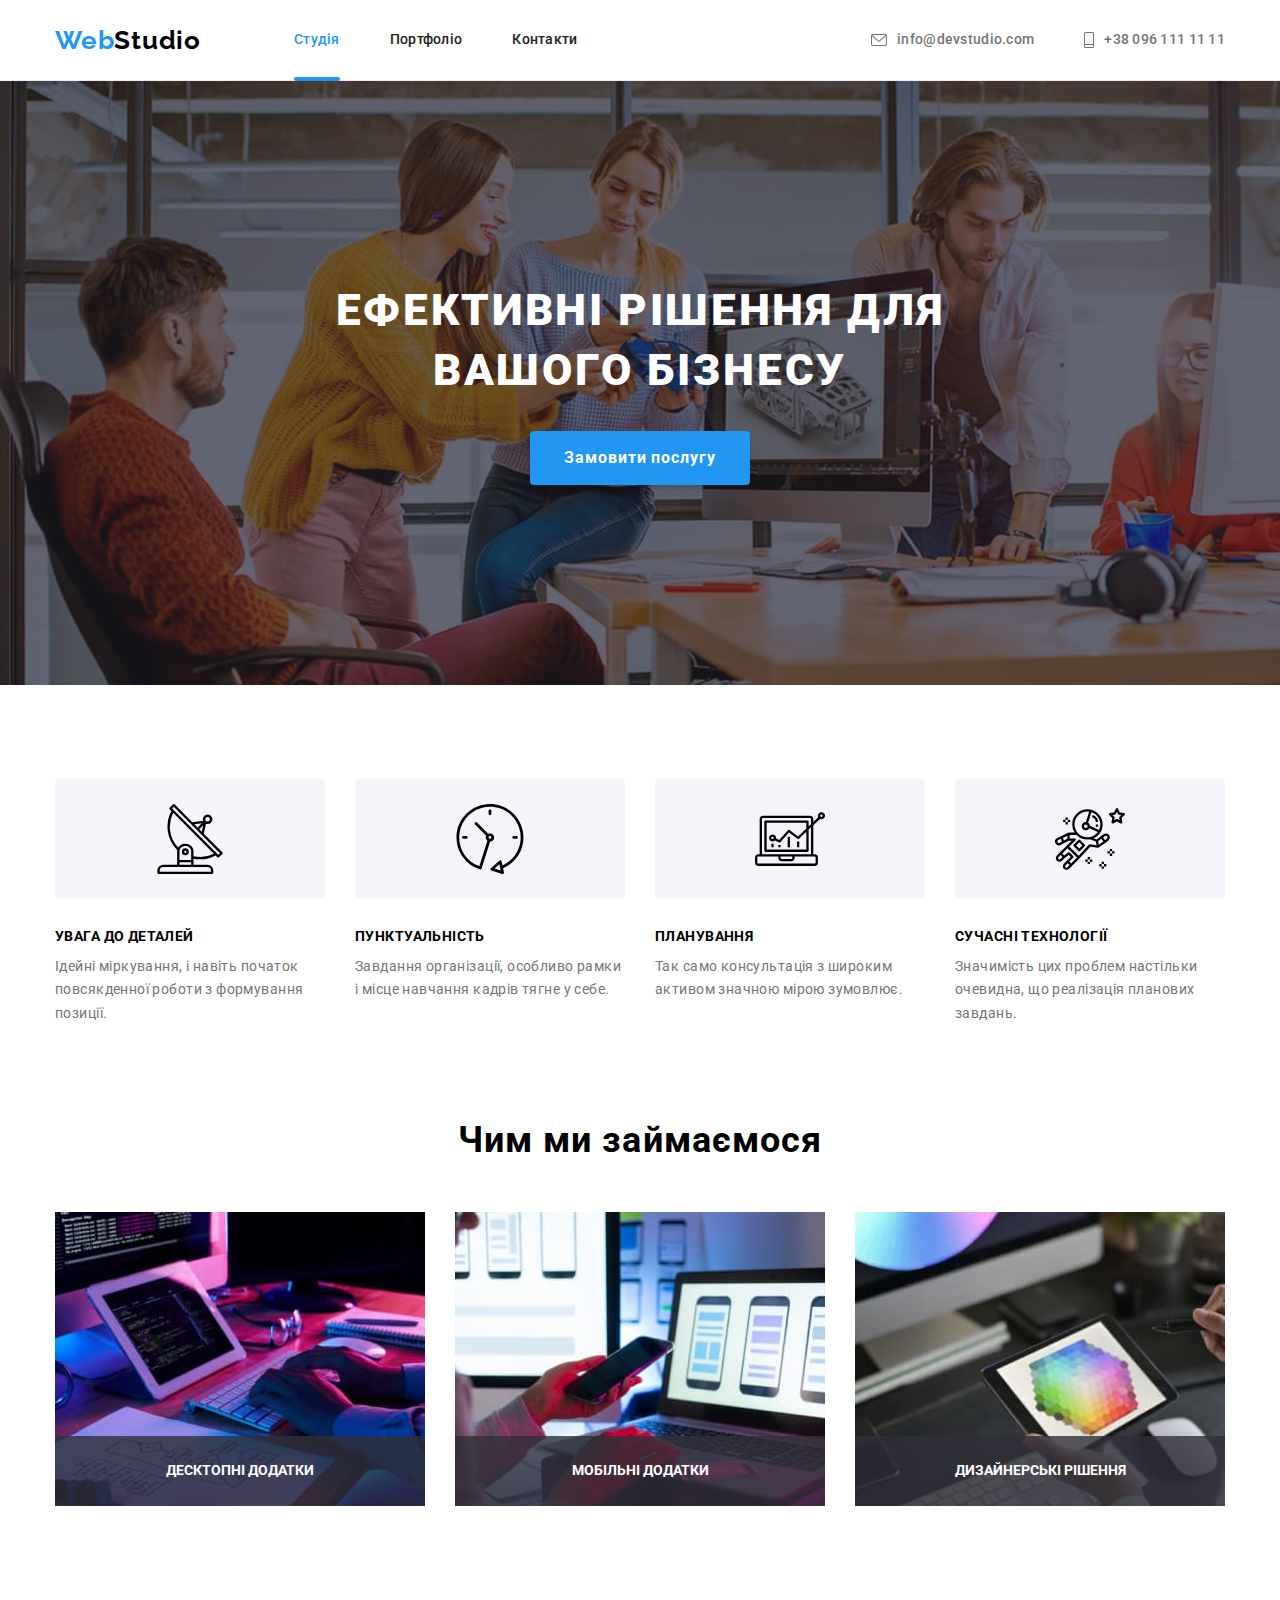
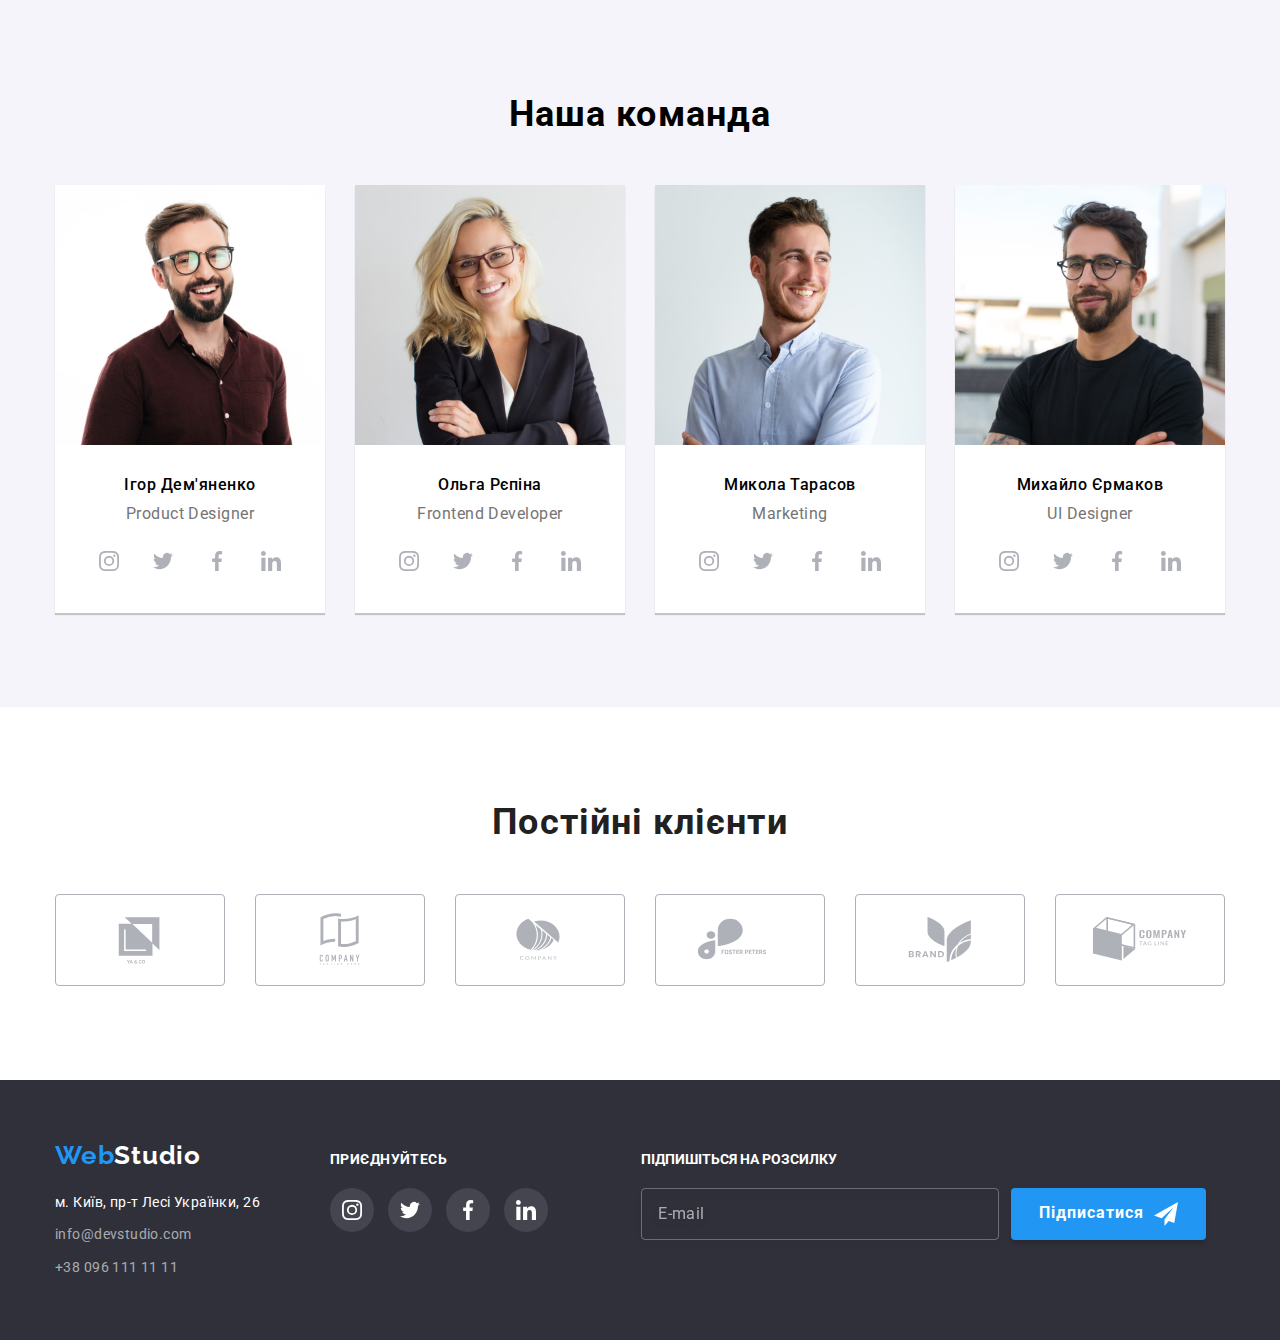
<file: index.html>
<!DOCTYPE html>
<html lang="uk">

<head>
    <meta charset="UTF-8">
    <meta http-equiv="X-UA-Compatible" content="IE=edge">
    <meta name="viewport" content="width=device-width, initial-scale=1.0">
    <link rel="preconnect" href="https://fonts.googleapis.com">
    <link rel="preconnect" href="https://fonts.gstatic.com" crossorigin>
    <link href="https://fonts.googleapis.com/css2?family=Raleway:wght@700&family=Roboto:wght@400;500;700;900&display=swap" rel="stylesheet">
    <link rel="stylesheet" href="https://cdnjs.cloudflare.com/ajax/libs/modern-normalize/1.1.0/modern-normalize.css" integrity="sha512-Y0MM+V6ymRKN2zStTqzQ227DWhhp4Mzdo6gnlRnuaNCbc+YN/ZH0sBCLTM4M0oSy9c9VKiCvd4Jk44aCLrNS5Q==" crossorigin="anonymous" referrerpolicy="no-referrer">
    <link rel="stylesheet" href="./css/styles.css">
    <title>Студія</title>
</head>

<body>
    <header class="header">
        <div class="container header-container">
            <nav class="header-nav">

                <a class="header-logo" href="#">Web<span class="header-logo-white">Studio</span></a>

                <ul class="header-nav-list">
                    <li class="header-nav-item">
                        <a class="header-link current" href="./index.html">Студія</a>
                    </li>
                    <li class="header-nav-item">

                        <a class="header-link" href="./pages/portfolio.html">Портфоліо</a>
                    </li>
                    <li class="header-nav-item">
                        <a class="header-link" href="#">Контакти</a>
                    </li>
                </ul>
            </nav>

            <ul class="header-list">
                <li class="header-item">

                    <a class="header-link-contact" href="mailto:info@devstudio.com">
                        <svg class="header-list-item-icon" width="16" height="12">
                            <use href="./images/symbol.svg#icon-envelope"></use>
                        </svg>info@devstudio.com</a>
                </li>
                <li class="header-item">

                    <a class="header-link-contact" href="tel:+380961111111">
                        <svg class="header-list-item-icon" width="10" height="16">
                            <use href="./images/symbol.svg#icon-tel"></use>
                        </svg>+38 096 111 11 11</a>
                </li>
            </ul>
        </div>
    </header>
    <main>
        <section class="title title-conteiner">
            <h1 class="title-title">Ефективні рішення для вашого бізнесу</h1>
            <button class="title-btn title-btn-conteiner" type="button" data-modal-open>Замовити послугу</button>
        </section>

        <section class="specialty-conteiner">
            <div class="specialty">
                <h2 class="visually-hidden">Наші особливості</h2>
                <ul class="specialty-list">
                    <li class="specialty-item">
                        <div class="specialty-icon">
                            <svg class="specialty-item-icon" width="70" height="70">
                                <use href="./images/symbol.svg#icon-anten"></use>
                            </svg>
                        </div>
                        <h3 class="specialty-botton">Увага до деталей</h3>
                        <p class="specialty-text">
                            Ідейні міркування, і навіть початок повсякденної роботи з формування позиції.
                        </p>
                        <div class="barbers-item-content"></div>
                    </li>
                    <li class="specialty-item">
                        <div class="specialty-icon">
                            <svg class="specialty-item-icon" width="70" height="70">
                                <use href="./images/symbol.svg#icon-clock"></use>
                            </svg>
                        </div>
                        <h3 class="specialty-botton">Пунктуальність</h3>
                        <p class="specialty-text">
                            Завдання організації, особливо рамки і місце навчання кадрів тягне у себе.
                        </p>
                    </li>
                    <li class="specialty-item">
                        <div class="specialty-icon">
                            <svg class="specialty-item-icon" width="70" height="70">
                                <use href="./images/symbol.svg#icon-notebook"></use>
                            </svg>
                        </div>
                        <h3 class="specialty-botton">Планування</h3>
                        <p class="specialty-text">
                            Так само консультація з широким активом значною мірою зумовлює.
                        </p>
                    </li>
                    <li class="specialty-item">
                        <div class="specialty-icon">
                            <svg class="specialty-item-icon" width="70" height="70">
                                <use href="./images/symbol.svg#icon-cosmonavt"></use>
                            </svg>
                        </div>
                        <h3 class="specialty-botton">Сучасні технології</h3>
                        <p class="specialty-text">
                            Значимість цих проблем настільки очевидна, що реалізація планових завдань.
                        </p>
                    </li>
                </ul>
                </div>
        </section>

        <section class="content-doing">
            <div class="doing">
                <h2 class="doing-title">Чим ми займаємося</h2>
                <ul class="doing-list">
                    <li class="doing-item">
                        <img class="doing-foto" src="./images/box1.jpg" width="370" alt="Розробка">
                        <p class="doing-overlay">Десктопні додатки</p>
                    </li>
                    <li class="doing-item">
                        <img class="doing-foto" src="./images/box2.jpg" width="370" alt="Розробка дизайну">
                        <p class="doing-overlay">Мобільні додатки</p>
                    </li>
                    <li class="doing-item">
                        <img class="doing-foto" src="./images/box3.jpg" width="370" alt="Підбор кольорів">
                        <p class="doing-overlay">Дизайнерські рішення</p>
                    </li>

                </ul>
            </div>
        </section>
        <section class="team">
            <div class="team-conteiner">
                <h2 class="team-title">Наша команда</h2>
                <ul class="team-list conteiner-team-list">
                    <li class="team-item">
                        <img src="./images/2_1.jpg " width="270" alt="Product Designer">
                        <div class="team-content">
                            <h3 class="team-name">Ігор Дем'яненко</h3>
                            <p class="team-position">Product Designer</p>
                            <ul class="team-soc-list">
                                <li class="team-soc-item team-soc-item-ot">
                                    <a class="team-soc-link" href="#">
                                        <svg class="team-soc-icon" width="20" height="20">
                                            <use href="./images/symbol.svg#icon-instagram"></use>
                                        </svg>
                                    </a>
                                </li>
                                <li class="team-soc-item team-soc-item-ot">
                                    <a class="team-soc-link" href="#">
                                        <svg class="team-soc-icon" width="20" height="20">
                                            <use href="./images/symbol.svg#icon-twitter"></use>
                                        </svg>
                                    </a>
                                </li>
                                <li class="team-soc-item team-soc-item-ot">
                                    <a class="team-soc-link" href="#">
                                        <svg class="team-soc-icon" width="20" height="20">
                                            <use href="./images/symbol.svg#icon-facebook"></use>
                                        </svg>
                                    </a>
                                </li>
                                <li class="team-soc-item">
                                    <a class="team-soc-link" href="#">
                                        <svg class="team-soc-icon" width="20" height="20">
                                            <use href="./images/symbol.svg#icon-linkedin"></use>
                                        </svg>
                                    </a>
                                </li>
                            </ul>
                        </div>
                    </li>

                    <li class="team-item">
                        <div class="team-item-img">
                            <img src="./images/2_2.jpg " width="270" alt="Frontend Developer">
                        </div>
                        <div class="team-content">
                            <h3 class="team-name">Ольга Рєпіна</h3>
                            <p class="team-position">Frontend Developer</p>
                            <ul class="team-soc-list">
                                <li class="team-soc-item team-soc-item-ot">
                                    <a class="team-soc-link" href="#">
                                        <svg class="team-soc-icon" width="20" height="20">
                                            <use href="./images/symbol.svg#icon-instagram"></use>
                                        </svg>
                                    </a>
                                </li>
                                <li class="team-soc-item team-soc-item-ot">
                                    <a class="team-soc-link" href="#">
                                        <svg class="team-soc-icon" width="20" height="20">
                                            <use href="./images/symbol.svg#icon-twitter"></use>
                                        </svg>
                                    </a>
                                </li>
                                <li class="team-soc-item team-soc-item-ot">
                                    <a class="team-soc-link" href="#">
                                        <svg class="team-soc-icon" width="20" height="20">
                                            <use href="./images/symbol.svg#icon-facebook"></use>
                                        </svg>
                                    </a>
                                </li>
                                <li class="team-soc-item">
                                    <a class="team-soc-link" href="#">
                                        <svg class="team-soc-icon" width="20" height="20">
                                            <use href="./images/symbol.svg#icon-linkedin"></use>
                                        </svg>
                                    </a>
                                </li>
                            </ul>
                        </div>
                    </li>

                    <li class="team-item">
                        <div class="team-item-img">
                            <img src="./images/2_3.jpg " width="270" alt="Marketing">
                        </div>
                        <div class="team-content">
                            <h3 class="team-name">Микола Тарасов</h3>
                            <p class="team-position">Marketing</p>
                            <ul class="team-soc-list">
                                <li class="team-soc-item team-soc-item-ot">
                                    <a class="team-soc-link" href="#">
                                        <svg class="team-soc-icon" width="20" height="20">
                                            <use href="./images/symbol.svg#icon-instagram"></use>
                                        </svg>
                                    </a>
                                </li>
                                <li class="team-soc-item team-soc-item-ot">
                                    <a class="team-soc-link" href="#">
                                        <svg class="team-soc-icon" width="20" height="20">
                                            <use href="./images/symbol.svg#icon-twitter"></use>
                                        </svg>
                                    </a>
                                </li>
                                <li class="team-soc-item team-soc-item-ot">
                                    <a class="team-soc-link" href="#">
                                        <svg class="team-soc-icon" width="20" height="20">
                                            <use href="./images/symbol.svg#icon-facebook"></use>
                                        </svg>
                                    </a>
                                </li>
                                <li class="team-soc-item">
                                    <a class="team-soc-link" href="#">
                                        <svg class="team-soc-icon" width="20" height="20">
                                            <use href="./images/symbol.svg#icon-linkedin"></use>
                                        </svg>
                                    </a>
                                </li>
                            </ul>
                        </div>
                    </li>

                    <li class="team-item">
                        <div class="team-item-img">
                            <img src="./images/2_4.jpg " width="270" alt="UI Designer">
                        </div>
                        <div class="team-content">
                            <h3 class="team-name">Михайло Єрмаков</h3>
                            <p class="team-position">UI Designer</p>
                            <ul class="team-soc-list">
                                <li class="team-soc-item team-soc-item-ot">
                                    <a class="team-soc-link" href="#">
                                        <svg class="team-soc-icon" width="20" height="20">
                                            <use href="./images/symbol.svg#icon-instagram"></use>
                                        </svg>
                                    </a>
                                </li>
                                <li class="team-soc-item team-soc-item-ot">
                                    <a class="team-soc-link" href="#">
                                        <svg class="team-soc-icon" width="20" height="20">
                                            <use href="./images/symbol.svg#icon-twitter"></use>
                                        </svg>
                                    </a>
                                </li>
                                <li class="team-soc-item team-soc-item-ot">
                                    <a class="team-soc-link" href="#">
                                        <svg class="team-soc-icon" width="20" height="20">
                                            <use href="./images/symbol.svg#icon-facebook"></use>
                                        </svg>
                                    </a>
                                </li>
                                <li class="team-soc-item">
                                    <a class="team-soc-link" href="#">
                                        <svg class="team-soc-icon" width="20" height="20">
                                            <use href="./images/symbol.svg#icon-linkedin"></use>
                                        </svg>
                                    </a>
                                </li>
                            </ul>
                        </div>
                    </li>
                </ul>
            </div>
        </section>
        <section class="client">
            <div class="contneiner-client">
                <h2 class="client-title">Постійні клієнти</h2>
                <ul class="client-list">
                    <li class="client-item">
                        <a class="client-item-link" href="#">
                            <svg class="client-item-icon" width="106" height="60">
                                    <use href="./images/symbol.svg#icon-Logo0"></use>
                                </svg>
                        </a>
                    </li>
                    <li class="client-item">
                        <a class="client-item-link" href="#">
                            <svg class="client-item-icon" width="106" height="60">
                                    <use href="./images/symbol.svg#icon-Logo1"></use>
                                </svg>
                        </a>
                    </li>
                    <li class="client-item">
                        <a class="client-item-link" href="#">
                            <svg class="client-item-icon" width="106" height="60">
                                    <use href="./images/symbol.svg#icon-Logo2"></use>
                                </svg>
                        </a>
                    </li>
                    <li class="client-item">
                        <a class="client-item-link" href="#">
                            <svg class="client-item-icon" width="106" height="60">
                                    <use href="./images/symbol.svg#icon-Logo3"></use>
                                </svg>
                        </a>
                    </li>
                    <li class="client-item">
                        <a class="client-item-link" href="#">
                            <svg class="client-item-icon" width="106" height="60">
                                    <use href="./images/symbol.svg#icon-Logo4"></use>
                                </svg>
                        </a>
                    </li>
                    <li class="client-item">
                        <a class="client-item-link" href="#">
                            <svg class="client-item-icon" width="106" height="60">
                                    <use href="./images/symbol.svg#icon-Logo5"></use>
                                </svg>
                        </a>
                    </li>
                </ul>
            </div>
        </section>
    </main>
    <footer class="footer">
        <div class="conteiner-foo">
            <div class="conteiner-foo-contact">
                <a class="footer-link" href="#">Web<span class="footer-link-white">Studio</span></a>
                <address class="container-footer-address">
        <ul class="footer-list">
            <li class="footer-item">
            <a class="footer-google" href="https://goo.gl/maps/yJjjyWyiivkurBnj7" target="_blank"
                rel="nofollow noopener noreferrer">
                м. Київ, пр-т Лесі Українки, 26</a>
            </li>
            <li class="footer-item"> 
            <a class="footer-mail" href="mailto:info@devstudio.com">info@devstudio.com</a>
            </li>
            <li class="footer-item-tel">
            <a class="footer-tel" href="tel:+380961111111 ">+38 096 111 11 11</a>
            </li>
        </ul>
        </address>
            </div>

            <div class="footer-icon">
                <h3 class="footer-icon-soc"> Приєднуйтесь</h3>
                <ul class="footer-soc-list">
                    <li class="footer-soc-item footer-soc-item-ot">
                        <a class="footer-soc-link" href="#">
                            <svg class="footer-soc-icon" width="20" height="20">
                            <use href="./images/symbol.svg#icon-instagram"></use>
                        </svg>
                        </a>
                    </li>
                    <li class="footer-soc-item footer-soc-item-ot">
                        <a class="footer-soc-link" href="#">
                            <svg class="footer-soc-icon" width="20" height="20">
                            <use href="./images/symbol.svg#icon-twitter"></use>
                        </svg>
                        </a>
                    </li>
                    <li class="footer-soc-item footer-soc-item-ot">
                        <a class="footer-soc-link" href="#">
                            <svg class="footer-soc-icon" width="20" height="20">
                            <use href="./images/symbol.svg#icon-facebook"></use>
                        </svg>
                        </a>
                    </li>
                    <li class="footer-soc-item">
                        <a class="footer-soc-link" href="#">
                            <svg class="footer-soc-icon" width="20" height="20">
                            <use href="./images/symbol.svg#icon-linkedin"></use>
                        </svg>
                        </a>
                    </li>
                </ul>
            </div>
            <div class="subscribe">
                <b class="subscribe-text">Підпишіться на розсилку</b>
                <form class="sub-group">
                  <input class="sub-input" type="email" name="email" placeholder="E-mail" autocomplete="email">
                  <button class="sub-button" type="submit">Підписатися
                    <svg class="sub-icon" width="24" height="24">
                      <use href="./images/symbol.svg#icon-send"></use>
                    </svg>
                  </button>
                </form>
              </div>
        </div>
    </footer>
    <div class="backdrop is-hidden" data-modal>
        <div class="modal">
            <button class="modal-btn" data-modal-close type="button">
            <svg class="modal-icon" width="18" height="18">
                <use href="./images/symbol.svg#icon-close"></use>
            </svg>
            </button>

            <p class="form-title">Залиште свої дані, ми вам передзвонимо</p>

            <form class="form">

                <label class="form-field">
                  <span class="form-label">Ім'я</span>
                  <span class="input-wrap">
                    <input type="text" class="form-input" name="name">
                    <svg class="form-icon" width="18" height="18">
                      <use href="./images/symbol.svg#icon-person-black"></use>
                    </svg>
                  </span>
                </label>
        
                <label class="form-field">
                  <span class="form-label">Телефон</span>
                  <span class="input-wrap">
                    <input type="tel" class="form-input" name="phone">
                    <svg class="form-icon" width="18" height="18">
                      <use href="./images/symbol.svg#icon-phone-black"></use>
                    </svg>
                  </span>
                </label>
        
                <label class="form-field">
                  <span class="form-label">Пошта</span>
                  <span class="input-wrap">
                    <input type="email" class="form-input" name="mail">
                    <svg class="form-icon" width="18" height="18">
                      <use href="./images/symbol.svg#icon-email-black"></use>
                    </svg>
                  </span>
                </label>
        
                <label class="form-field-comments">
                  <span class="form-label">Коментар</span>
                  <textarea class="form-comments" name="comments" placeholder="Введіть текст"></textarea>
                </label>
        
        
                <div class="privacy">
                  <input class="input-check visually-hidden" type="checkbox" name="privacy" id="privacy" value="true">
                  <label for="privacy" class="privacy-text">
                    <span class="privacy-box"><svg class="check-icon" width="16" height="15">
                        <use href="./images/symbol.svg#icon-icon-check"></use>
                      </svg></span> Погоджуюся з розсилкою та приймаю &nbsp;<a class="privacy-link" href="#"> Умови
                      договору</a></label>
                </div>
        
                <button type="submit" class="form-btn">Відправити</button>
              </form>    
        </div>
    </div>
    <script src="./js/modal.js"></script>
</body>

</html>
</file>
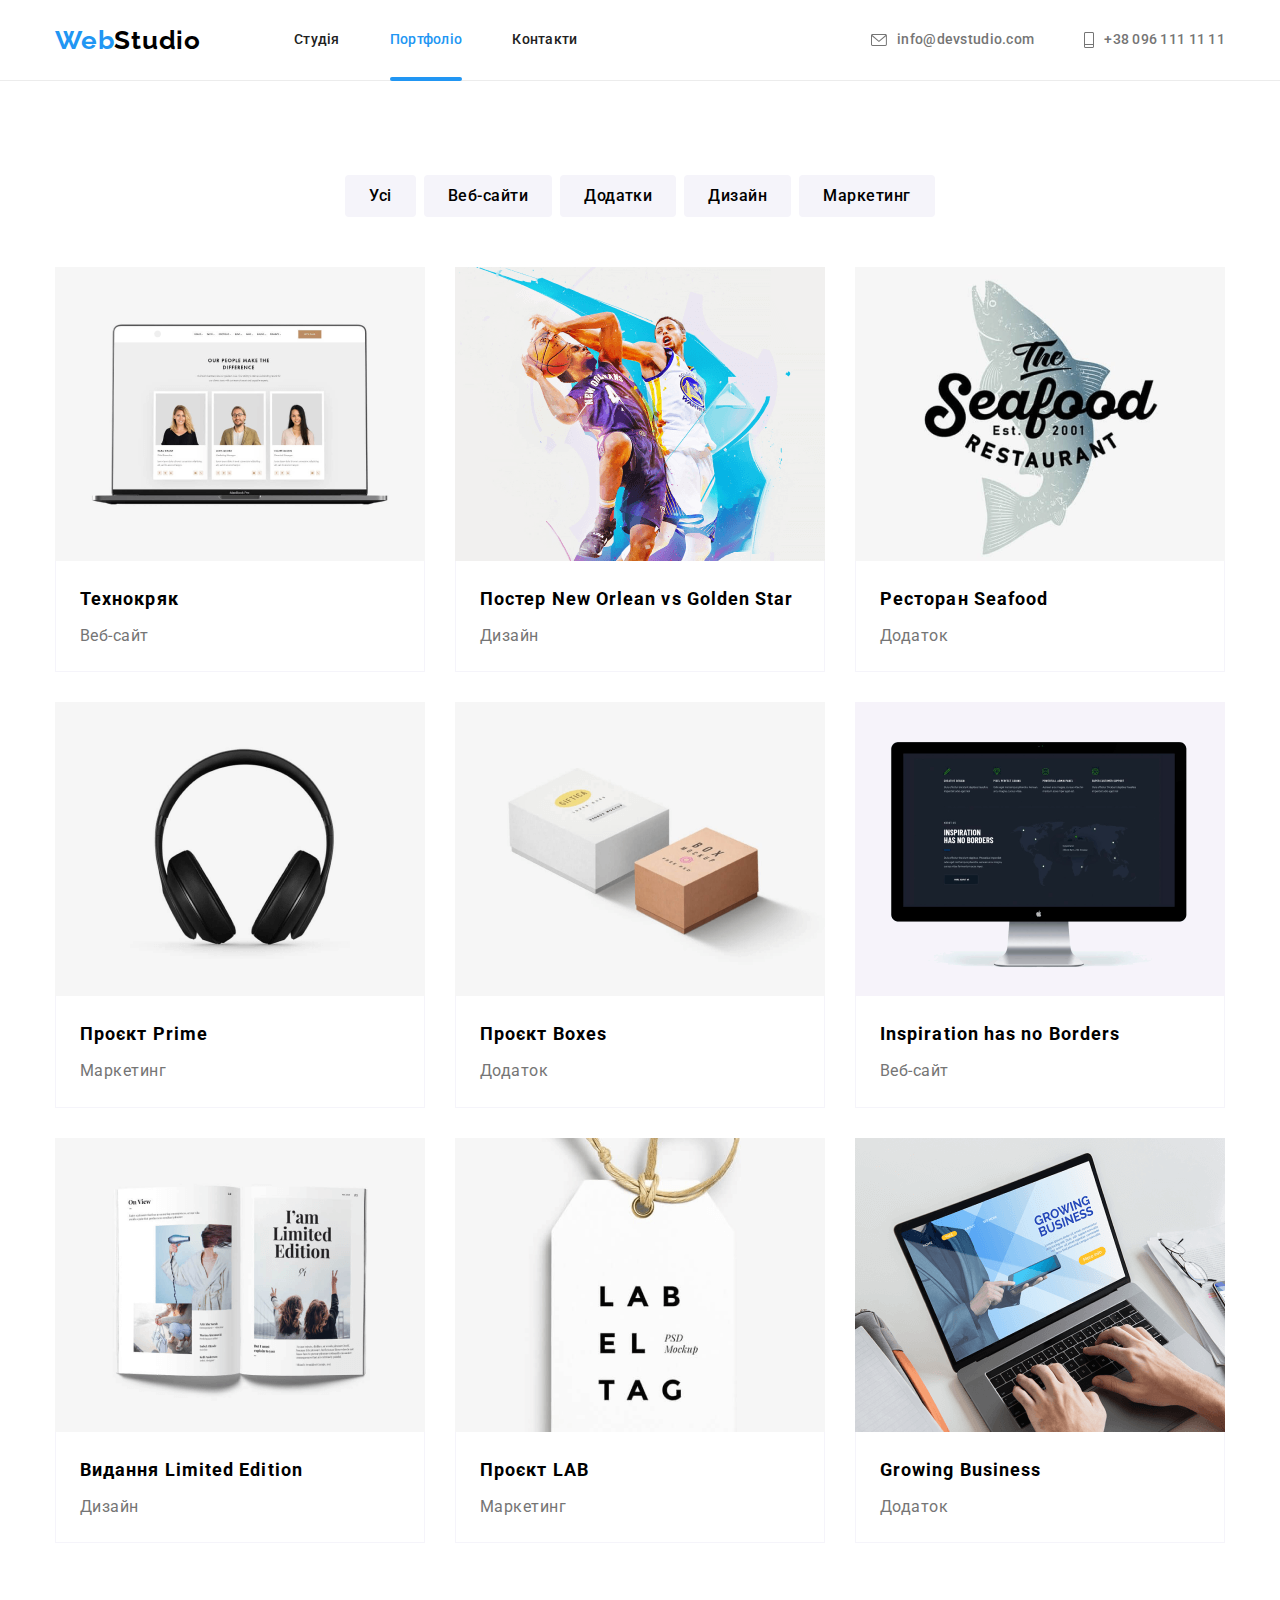
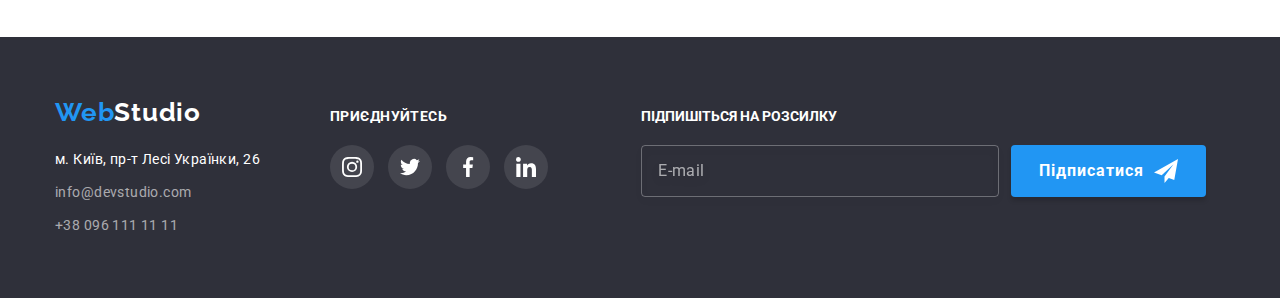
<file: pages/portfolio.html>
<!DOCTYPE html>
<html lang="uk">

<head>
    <meta charset="UTF-8">
    <meta http-equiv="X-UA-Compatible" content="IE=edge">
    <meta name="viewport" content="width=device-width, initial-scale=1.0">
    <title>Портфоліо</title>
    <link rel="preconnect" href="https://fonts.googleapis.com">
    <link rel="preconnect" href="https://fonts.gstatic.com" crossorigin>
    <link href="https://fonts.googleapis.com/css2?family=Raleway:wght@700&family=Roboto:wght@400;500;700;900&display=swap" rel="stylesheet">
    <link rel="stylesheet" href="https://cdnjs.cloudflare.com/ajax/libs/modern-normalize/1.1.0/modern-normalize.css" integrity="sha512-Y0MM+V6ymRKN2zStTqzQ227DWhhp4Mzdo6gnlRnuaNCbc+YN/ZH0sBCLTM4M0oSy9c9VKiCvd4Jk44aCLrNS5Q==" crossorigin="anonymous" referrerpolicy="no-referrer"
    />
    <link rel="stylesheet" href="../css/styles.css">
</head>

<body>

    <header class="header">
        <div class="container header-container">
            <nav class="header-nav">
                <a class="header-logo" href="#">Web<span class="header-logo-white">Studio</span></a>
                <ul class="header-nav-list">
                    <li class="header-nav-item">
                        <a class="header-link " href="../index.html">Студія</a>
                    </li>
                    <li class="header-nav-item">
                        <a class="header-link current" href="../pages/portfolio.html">Портфоліо</a>
                    </li>
                    <li class="header-nav-item">
                        <a class="header-link" href="#">Контакти</a>
                    </li>
                </ul>
            </nav>

            <ul class="header-list">
                <li class="header-item">

                    <a class="header-link-contact" href="mailto:info@devstudio.com"><svg class="header-list-item-icon" width="16" height="12">
                            <use href="../images/symbol.svg#icon-envelope"></use>
                        </svg>info@devstudio.com</a>
                </li>
                <li class="header-item">

                    <a class="header-link-contact" href="tel:+380961111111"><svg class="header-list-item-icon" width="10" height="16">
                            <use href="../images/symbol.svg#icon-tel"></use>
                        </svg>+38 096 111 11 11</a>
                </li>
            </ul>
        </div>
    </header>
    <main class="services">

        <section class="btn">
            <div class="services-conteiner">
                <h1 class="visually-hidden">Портфоліо </h1>
                <ul class="btn-list">
                    <li class="btn-item">
                        <button class="btn-item-btn" type="button">Усі</button>
                    </li>
                    <li class="btn-item">
                        <button class="btn-item-btn" type="button">Веб-сайти</button>
                    </li>
                    <li class="btn-item">
                        <button class="btn-item-btn" type="button">Додатки</button>
                    </li>
                    <li class="btn-item">
                        <button class="btn-item-btn" type="button">Дизайн</button>
                    </li>
                    <li class="btn-item">
                        <button class="btn-item-btn" type="button">Маркетинг</button>
                    </li>
                </ul>

                <ul class="services-list">
                    <li class="services-item">
                        <a class="services-item-link" href="#" target="_blank" rel="noopener noreferrer">
                            <div class="services-list-img">
                                <img class="services-foto" src="../images/img.png" width="370" alt="Приклад сайту">
                                <p class="services-top-text">Ресурс пропонує комплексні пропозиції з різним рівнем функціоналу та сервісів. Все це дозволить відвідувачу отримати вичерпні відомості про компанію чи приватну особу.
                                </p>
                            </div>
                            <div class="services-content">
                                <h3 class="services-title">Технокряк</h3>
                                <p class="services-text">Веб-сайт</p>
                            </div>
                        </a>
                    </li>
                    <li class="services-item">
                        <a class="services-item-link" href="#" target="_blank" rel="noopener noreferrer">
                            <div class="services-list-img">
                                <img class="services-foto" src="../images/img_2.png" width="370" alt="Постер">
                                <p class="services-top-text">Ресурс пропонує комплексні пропозиції з різним рівнем функціоналу та сервісів. Все це дозволить відвідувачу отримати вичерпні відомості про компанію чи приватну особу.
                                </p>
                            </div>
                            <div class="services-content">
                                <h3 class="services-title">Постер New Orlean vs Golden Star</h3>
                                <p class="services-text">Дизайн</p>
                            </div>
                        </a>
                    </li>
                    <li class="services-item">
                        <a class="services-item-link" href="#" target="_blank" rel="noopener noreferrer">
                            <div class="services-list-img">
                                <img class="services-foto" src="../images/img_3.png" width="370" alt="Ресторан Seafood">
                                <p class="services-top-text">Ресурс пропонує комплексні пропозиції з різним рівнем функціоналу та сервісів. Все це дозволить відвідувачу отримати вичерпні відомості про компанію чи приватну особу.
                                </p>
                            </div>
                            <div class="services-content">
                                <h3 class="services-title">Ресторан Seafood</h3>
                                <p class="services-text">Додаток</p>
                            </div>
                        </a>
                    </li>
                    <li class="services-item">
                        <a class="services-item-link" href="#" target="_blank" rel="noopener noreferrer">
                            <div class="services-list-img">
                                <img class="services-foto" src="../images/img_4.png" width="370" alt="Навушники">
                                <p class="services-top-text">Ресурс пропонує комплексні пропозиції з різним рівнем функціоналу та сервісів. Все це дозволить відвідувачу отримати вичерпні відомості про компанію чи приватну особу.
                                </p>
                            </div>
                            <div class="services-content">
                                <h3 class="services-title">Проєкт Prime</h3>
                                <p class="services-text">Маркетинг</p>
                            </div>
                        </a>
                    </li>
                    <li class="services-item">
                        <a class="services-item-link" href="#" target="_blank" rel="noopener noreferrer">
                            <div class="services-list-img">
                                <img class="services-foto" src="../images/img_5.png" width="370" alt="Boxes">
                                <p class="services-top-text">Ресурс пропонує комплексні пропозиції з різним рівнем функціоналу та сервісів. Все це дозволить відвідувачу отримати вичерпні відомості про компанію чи приватну особу.
                                </p>
                            </div>
                            <div class="services-content">
                                <h3 class="services-title">Проєкт Boxes</h3>
                                <p class="services-text"> Додаток</p>
                            </div>
                        </a>
                    </li>
                    <li class="services-item">
                        <a class="services-item-link" href="#" target="_blank" rel="noopener noreferrer">
                            <div class="services-list-img">
                                <img class="services-foto" src="../images/img_6.png" width="370" alt="Приклад сайту">
                                <p class="services-top-text">Ресурс пропонує комплексні пропозиції з різним рівнем функціоналу та сервісів. Все це дозволить відвідувачу отримати вичерпні відомості про компанію чи приватну особу.
                                </p>
                            </div>
                            <div class="services-content">
                                <h3 class="services-title">Inspiration has no Borders</h3>
                                <p class="services-text">Веб-сайт</p>
                            </div>
                        </a>
                    </li>
                    <li class="services-item">
                        <a class="services-item-link" href="#" target="_blank" rel="noopener noreferrer">
                            <div class="services-list-img">
                                <img class="services-foto" src="../images/img_7.png" width="370" alt="Journal">
                                <p class="services-top-text">Ресурс пропонує комплексні пропозиції з різним рівнем функціоналу та сервісів. Все це дозволить відвідувачу отримати вичерпні відомості про компанію чи приватну особу.
                                </p>
                            </div>
                            <div class="services-content">
                                <h3 class="services-title">Видання Limited Edition</h3>
                                <p class="services-text">Дизайн</p>
                            </div>
                        </a>
                    </li>
                    <li class="services-item">
                        <a class="services-item-link" href="#" target="_blank" rel="noopener noreferrer">
                            <div class="services-list-img">
                                <img class="services-foto" src="../images/img_8.png" width="370" alt="Lab">
                                <p class="services-top-text">Ресурс пропонує комплексні пропозиції з різним рівнем функціоналу та сервісів. Все це дозволить відвідувачу отримати вичерпні відомості про компанію чи приватну особу.
                                </p>
                            </div>
                            <div class="services-content">
                                <h3 class="services-title">Проєкт LAB</h3>
                                <p class="services-text">Маркетинг</p>
                            </div>
                        </a>
                    </li>
                    <li class="services-item">
                        <a class="services-item-link" href="#" target="_blank" rel="noopener noreferrer">
                            <div class="services-list-img">
                                <img class="services-foto" src="../images/img_9.png" width="370" alt="Приклад сайту">
                                <p class="services-top-text">Ресурс пропонує комплексні пропозиції з різним рівнем функціоналу та сервісів. Все це дозволить відвідувачу отримати вичерпні відомості про компанію чи приватну особу.
                                </p>
                            </div>
                            <div class="services-content">
                                <h3 class="services-title">Growing Business</h3>
                                <p class="services-text">Додаток</p>
                            </div>
                        </a>
                    </li>
                </ul>
            </div>
        </section>

    </main>


    <footer class="footer">
        <div class="conteiner-foo">
            <div class="conteiner-foo-contact">
                <a class="footer-link" href="#">Web<span class="footer-link-white">Studio</span></a>
                <address class="container-footer-address">
        <ul class="footer-list">
            <li class="footer-item">
            <a class="footer-google" href="https://goo.gl/maps/yJjjyWyiivkurBnj7" target="_blank"
                rel="nofollow noopener noreferrer">
                м. Київ, пр-т Лесі Українки, 26</a>
            </li>
            <li class="footer-item"> 
            <a class="footer-mail" href="mailto:info@devstudio.com">info@devstudio.com</a>
            </li>
            <li class="footer-item-tel">
            <a class="footer-tel" href="tel:+380961111111 ">+38 096 111 11 11</a>
            </li>
        </ul>
        </address>
            </div>

            <div class="footer-icon">
                <h3 class="footer-icon-soc"> Приєднуйтесь</h3>
                <ul class="footer-soc-list">
                    <li class="footer-soc-item footer-soc-item-ot">
                        <a class="footer-soc-link" href="#">
                            <svg class="footer-soc-icon" width="20" height="20">
                            <use href="../images/symbol.svg#icon-instagram"></use>
                        </svg>
                        </a>
                    </li>
                    <li class="footer-soc-item footer-soc-item-ot">
                        <a class="footer-soc-link" href="#">
                            <svg class="footer-soc-icon" width="20" height="20">
                            <use href="../images/symbol.svg#icon-twitter"></use>
                        </svg>
                        </a>
                    </li>
                    <li class="footer-soc-item footer-soc-item-ot">
                        <a class="footer-soc-link" href="#">
                            <svg class="footer-soc-icon" width="20" height="20">
                            <use href="../images/symbol.svg#icon-facebook"></use>
                        </svg>
                        </a>
                    </li>
                    <li class="footer-soc-item">
                        <a class="footer-soc-link" href="#">
                            <svg class="footer-soc-icon" width="20" height="20">
                            <use href="../images/symbol.svg#icon-linkedin"></use>
                        </svg>
                        </a>
                    </li>
                </ul>
            </div>
            <div class="subscribe">
                <b class="subscribe-text">Підпишіться на розсилку</b>
                <form class="sub-group">
                  <input class="sub-input" type="email" name="email" placeholder="E-mail" autocomplete="email">
                  <button class="sub-button" type="submit">Підписатися
                    <svg class="sub-icon" width="24" height="24">
                      <use href="../images/symbol.svg#icon-send"></use>
                    </svg>
                  </button>
                </form>
              </div>
        </div>
    </footer>
    <script src="../js/modal.js"></script>
</body>

</html>
</file>
<file: css/styles.css>
:root {
    --main-title-color: rgb(255, 255, 255);
    --typical-lnh: 1.36;
    --color-logo: #2196F3;
    --color-text-past-two: #000000;
    --color-text: #212121;
    --color-text-past-thre: #757575;
    --color-footer: rgba(255, 255, 255, 0.6);
    --color-icon: #AFB1B8;
    --color-btn: #F5F4FA;
    --transition-time: 250ms cubic-bezier(0.4, 0, 0.2, 1);
}

body {
    background-color: var(--main-title-color);
    color: var(--color-text-past-thre);
    font-family: 'Roboto', sans-serif;
    margin: 0;
}


/* Rest */

p,
h1,
h2,
h3,
h4,
h5,
h6 {
    margin: 0;
}

img {
    display: block;
    max-width: 100%;
}

ul,
ol {
    margin: 0;
    padding-left: 0;
}


/* убрали подчеркивание */

a {
    text-decoration: none;
}


/* Заглавные буквы */

h1 {
    text-transform: uppercase;
}


/* a:hover {
    text-decoration: underline;
} */


/* убрали маркер */

li {
    list-style: none;
}

.visually-hidden {
    position: absolute;
    width: 1px;
    height: 1px;
    margin: -1px;
    padding: 0;
    overflow: hidden;
    border: 0;
    clip: rect(0 0 0 0);
}

.header {
    border-bottom: 1px solid #ECECEC;
}

.container {
    max-width: 1200px;
    padding-left: 15px;
    padding-right: 15px;
    margin: 0 auto;
}


/* из строчного в блочный 
 display: inline-block; */

.header-container {
    display: flex;
    align-items: center;
    justify-content: space-between;
}


/* header */

.header-nav {
    display: flex;
    align-items: center;
}

.header-logo {
    font-family: 'Raleway', sans-serif;
    font-weight: 700;
    font-size: 26px;
    line-height: 1.19;
    letter-spacing: 0.03em;
    color: var(--color-logo);
}

.header-logo-white {
    color: var(--color-text-past-two);
}

.header-nav-list {
    display: flex;
    align-items: center;
    gap: 50px;
    margin-left: 93px;
}

.header-nav-item {
    text-decoration: none;
}

.header-link.current {
    color: var(--color-logo);
}


/* подчеркивание */

.header-link {
    position: relative;
}

.header-link.current::after {
    position: absolute;
    left: 0;
    bottom: -1px;
    content: '';
    display: block;
    width: 100%;
    height: 4px;
    background: var(--color-logo);
    border-radius: 2px;
}

.header-list {
    display: flex;
    gap: 50px;
}


/* ___________________icon___________ */

.header-list-item-icon {
    fill: currentColor;
}


/* ______________________________ */

.header-link {
    display: flex;
    padding-top: 32px;
    padding-bottom: 32px;
    font-weight: 500;
    font-size: 14px;
    line-height: 1.14;
    letter-spacing: 0.02em;
    color: var(--color-text);
    transition: color var(--transition-time);
}

.header-link:hover,
.header-link-contact:hover {
    color: var(--color-logo);
}

.header-link-contact:focus,
.header-link:focus {
    color: var(--color-logo);
}

.header-link-contact {
    display: flex;
    padding-top: 32px;
    padding-bottom: 32px;
    font-weight: 500;
    font-size: 14px;
    line-height: 1.14;
    letter-spacing: 0.02em;
    color: var(--color-text-past-thre);
    align-items: center;
    gap: 10px;
    transition: color var(--transition-time);
}


/* main */


/* title */

.title {
    background-color: #C4C4C4;
    background-image: linear-gradient(rgba(47, 48, 58, 0.4), rgba(47, 48, 58, 0.4)), url(../images/img-main.jpg);
    padding-bottom: 200px;
    padding-top: 200px;
    background-repeat: no-repeat;
    background-size: cover;
}

.title-conteiner {
    text-align: center;
    margin: 0 auto;
    max-width: 1600px;
}

.title-title {
    max-width: 696px;
    font-weight: 900;
    font-size: 44px;
    line-height: 1.36;
    letter-spacing: 0.06em;
    text-transform: uppercase;
    color: var(--main-title-color);
    text-decoration: none;
    margin: 0 auto 30px auto;
}

.title-btn {
    background: var(--color-logo);
    box-shadow: 0px 4px 4px rgba(0, 0, 0, 0.15);
    border-color: transparent;
    font-family: inherit;
    font-weight: 700;
    font-size: 16px;
    line-height: 1.87;
    cursor: pointer;
    letter-spacing: 0.06em;
    color: var(--main-title-color);
    padding: 10px 32px;
    border-radius: 4px;
    box-shadow: 0px 4px 4px 0px rgba(0, 0, 0, 0.15);
    transition: color var(--transition-time) background-color var(--transition-time);
}

.title-btn-conteiner {}

.title-btn:hover,
.title-btn:focus {
    /* color: var(--color-logo); */
    background-color: #188CE8;
    ;
}


/* specially section */

.specialty-conteiner {
    padding: 94px 0;
}

.specialty {
    max-width: 1200px;
    padding: 0 15px;
    margin-left: auto;
    margin-right: auto;
}

.specialty-list {
    display: flex;
    text-align: left;
    gap: 30px;
}

.specialty-item {
    margin-top: 0;
}


/* ____________________ */

.specialty-icon {
    display: flex;
    width: 270px;
    height: 120px;
    border: transparent;
    background: var(--color-btn);
    border-radius: 4px;
    align-items: center;
    justify-content: center;
    margin-bottom: 30px;
}

.specialty-item-icon {}


/* _________________________ */

.specialty-botton {
    font-weight: 700;
    font-size: 14px;
    line-height: 1.14;
    letter-spacing: 0.03em;
    text-transform: uppercase;
    color: var(--color-text-past-two);
    text-decoration: none;
    margin-bottom: 10px;
}

.specialty-text {
    font-size: 14px;
    line-height: 1.7;
    letter-spacing: 0.03em;
    color: var(--color-text-past-thre);
    text-decoration: none;
}


/* doing */

.content-doing {
    padding-bottom: 94px;
}

.doing {
    max-width: 1200px;
    padding-left: 15px;
    padding-right: 15px;
    margin-left: auto;
    margin-right: auto;
}

.doing-title {
    font-weight: 700;
    font-size: 36px;
    line-height: 1.16;
    text-align: center;
    letter-spacing: 0.03em;
    color: var(--color-text-past-two);
    margin-top: 0;
    margin-bottom: 50px;
}

.doing-list {
    display: flex;
    justify-content: space-between;
    gap: 30px;
}


/*  */

.doing-item {
    position: relative;
}

.doing-overlay {
    position: absolute;
    bottom: 0;
    width: 100%;
    padding-top: 27px;
    padding-bottom: 27px;
    font-weight: 700;
    font-size: 14px;
    line-height: 1.14;
    text-align: center;
    text-transform: uppercase;
    color: var(--main-title-color);
    background-color: rgba(47, 48, 58, 0.8);
}


/* team */

.team {
    background-color: var(--color-btn);
    padding-bottom: 94px;
    padding-top: 94px;
}

.team-conteiner {
    max-width: 1200px;
    padding-left: 15px;
    padding-right: 15px;
    margin-left: auto;
    margin-right: auto;
}

.team-title {
    font-weight: 700;
    font-size: 36px;
    line-height: 1.16;
    text-align: center;
    letter-spacing: 0.03em;
    color: var(--color-text-past-two);
    margin-bottom: 50px;
}

.team-list {}

.conteiner-team-list {
    display: flex;
    justify-content: center;
    gap: 30px;
}

.team-item {
    margin-top: 0;
    margin-bottom: 0;
    background-color: var(--main-title-color);
    box-shadow: 0px 2px 1px 0px rgba(0, 0, 0, 0.2);
}

.team-item:hover {}

.team-item-img {
    display: flex;
}

.team-content {
    padding-top: 30px;
    padding-bottom: 30px;
}

.team-soc-list {
    display: flex;
    margin-top: 16px;
    text-align: center;
    gap: 10px;
    justify-content: center;
}


/* _____________soc-icon_________________________________________________________________ */

.team-soc-item {}

.team-soc-link {
    display: flex;
    justify-content: center;
    align-items: center;
    width: 44px;
    height: 44px;
    border-radius: 50%;
    color: var(--color-icon);
    background-color: var(--main-title-color);
    transition: color var(--transition-time), background-color var(--transition-time);
}

.team-soc-icon {
    fill: currentColor;
}

.team-soc-link:hover,
.team-soc-link:focus {
    background-color: var(--color-logo);
    color: var(--main-title-color)
}


/* ___________-----------------------------____________ */

.team-name {
    font-weight: 500;
    font-size: 16px;
    line-height: 1.19;
    text-align: center;
    letter-spacing: 0.03em;
    color: var(--color-text-past-two);
    margin-bottom: 10px;
}

.team-position {
    margin-bottom: 0;
    margin-top: 0;
    font-size: 16px;
    line-height: 1.19;
    /* identical to box height */
    text-align: center;
    letter-spacing: 0.03em;
    color: var(--color-text-past-thre);
}


/* портфоліо */


/* btn */

.btn {
    padding-top: 94px;
    padding-bottom: 94px;
}

.services-conteiner {
    width: 1200px;
    padding-left: 15px;
    padding-right: 15px;
    margin: 0 auto;
}

.btn-list {
    display: flex;
    justify-content: center;
    gap: 8px;
    margin-bottom: 50px;
}

.btn-item {}

.btn-item-btn {
    font-family: inherit;
    font-weight: 500;
    font-size: 16px;
    line-height: 1.62;
    text-align: center;
    cursor: pointer;
    letter-spacing: 0.03em;
    color: var(--color-text-past-two);
    background-color: var(--color-btn);
    padding: 6px 22px;
    border-color: transparent;
    border-radius: 4px;
    transition: color var(--transition-time), background-color var(--transition-time);
}

:focus.btn-item-btn,
:hover.btn-item-btn {
    background-color: var(--color-logo);
    color: var(--main-title-color);
    box-shadow: 0px 3px 1px rgba(0, 0, 0, 0.1), 0px 1px 2px rgba(0, 0, 0, 0.08), 0px 2px 2px rgba(0, 0, 0, 0.12)
}


/* services */

.services {}

.services-list {
    display: flex;
    flex-wrap: wrap;
    gap: 30px;
}

.services-list-img {
    position: relative;
    overflow: hidden;
}

.services-top-text {
    position: absolute;
    top: 0;
    left: 0;
    height: 100%;
    padding: 63px 24px;
    font-size: 18px;
    line-height: 1.56;
    color: var(--main-title-color);
    background: rgba(33, 150, 243, 0.9);
    overflow: auto;
    transform: translateY(100%);
    transition: transform var(--transition-time);
}

.services-item-link:hover .services-top-text {
    transform: translateY(0);
}

.services-foto {}

.services-item {}

.services-item-link {
    display: block;
    transition: box-shadow var(--transition-time);
}

.services-item-link:hover,
.services-item-link:focus {
    box-shadow: 0px 1px 1px rgba(0, 0, 0, 0.12), 0px 4px 4px rgba(0, 0, 0, 0.06), 1px 4px 6px rgba(0, 0, 0, 0.16);
}

.services-content {
    padding-top: 20px;
    padding-bottom: 20px;
    padding-left: 24px;
    padding-right: 24px;
    text-align: left;
    border-right: 1px solid var(--color-btn);
    border-bottom: 1px solid var(--color-btn);
    border-left: 1px solid var(--color-btn);
}

.services-title {
    font-weight: 700;
    font-size: 18px;
    line-height: 2;
    letter-spacing: 0.06em;
    color: var(--color-text-past-two);
    margin-bottom: 4px;
}

.services-text {
    font-size: 16px;
    line-height: 1.9;
    letter-spacing: 0.03em;
    color: var(--color-text-past-thre);
}

.services-text {}


/* _________client-icon________________ */

.client {
    padding-bottom: 94px;
    padding-top: 94px;
}

.contneiner-client {
    max-width: 1200px;
    padding-left: 15px;
    padding-right: 15px;
    margin-left: auto;
    margin-right: auto;
}

.client-title {
    font-weight: 700;
    font-size: 36px;
    line-height: 1.17;
    text-align: center;
    letter-spacing: 0.03em;
    color: var(--color-text);
}

.client-list {
    margin-top: 50px;
    display: flex;
    justify-content: center;
    gap: 30px;
}

.client-item {}

.client-item-link {
    display: flex;
    justify-content: center;
    align-items: center;
    border: 1px solid var(--color-icon);
    width: 170px;
    height: 92px;
    border-radius: 4px;
    color: var(--color-icon);
    background-color: var(--main-title-color);
    transition: color var(--transition-time), border-color var(--transition-time);
}

.client-item-icon {
    fill: currentColor;
}

.client-item-link:hover,
.client-item-link:focus {
    border-color: var(--color-logo);
    color: var(--color-logo)
}


/* __________________________________________ */


/* footer */

.footer {
    background-color: #2F303A;
    padding-top: 60px;
    padding-bottom: 60px;
}

.conteiner-foo {
    max-width: 1200px;
    padding-left: 15px;
    padding-right: 15px;
    margin-left: auto;
    margin-right: auto;
    display: flex;
    gap: 70px;
    align-items: baseline;
}

.container-footer-address {
    margin-top: 20px;
}

.footer-link {
    font-family: 'Raleway', sans-serif;
    font-style: normal;
    font-weight: 700;
    font-size: 26px;
    line-height: 1.19;
    letter-spacing: 0.03em;
    color: var(--color-logo);
}

.footer-link-white {
    font-family: 'Raleway', sans-serif;
    font-style: normal;
    font-weight: 700;
    font-size: 26px;
    line-height: 1.19;
    letter-spacing: 0.03em;
    color: var(--main-title-color);
}

.footer-list {}

.footer-item {
    margin-bottom: 9px;
}

.footer-google {
    font-style: normal;
    font-size: 14px;
    line-height: 1.71;
    letter-spacing: 0.03em;
    color: var(--main-title-color);
    transition: color var(--transition-time);
}

.footer-mail {
    font-style: normal;
    font-size: 14px;
    line-height: 1.71;
    letter-spacing: 0.03em;
    color: var(--color-footer);
    transition: color var(--transition-time);
}

.footer-tel {
    font-style: normal;
    font-size: 14px;
    line-height: 1.71;
    letter-spacing: 0.03em;
    color: var(--color-footer);
    transition: color var(--transition-time);
}

.footer-google:hover,
.footer-google:focus,
.footer-mail:hover,
.footer-mail:focus,
.footer-tel:hover,
.footer-tel:focus {
    color: #188CE8;
}


/* _____________footer-icon_________________________________________________________________ */

.footer-icon {}

.footer-icon-soc {
    font-weight: 700;
    font-size: 14px;
    line-height: 1.14;
    letter-spacing: 0.03em;
    text-transform: uppercase;
    color: var(--main-title-color);
    transition: color var(--transition-time);
}

.footer-soc-list {
    margin-top: 20px;
}

.footer-icon {}

.footer-soc-item-ot {
    margin-right: 10px;
}

.footer-soc-item {
    display: inline-flex;
}

.footer-soc-link {
    display: flex;
    justify-content: center;
    align-items: center;
    width: 44px;
    height: 44px;
    border-radius: 50%;
    color: var(--main-title-color);
    background-color: rgba(255, 255, 255, 0.1);
    transition: background-color var(--transition-time);
}

.footer-soc-icon {
    fill: currentColor;
}

.footer-soc-link:hover,
.footer-soc-link:focus {
    background-color: var(--color-logo);
}


/* modal */

.backdrop {
    position: fixed;
    top: 0;
    left: 0;
    width: 100%;
    height: 100%;
    background-color: rgba(0, 0, 0, 0.2);
    transition: opacity var(--transition-time), visibility var(--transition-time);
}

.modal {
    position: absolute;
    top: 50%;
    left: 50%;
    min-width: 528px;
    min-height: 581px;
    background-color: var(--main-title-color);
    box-shadow: 0px 1px 3px rgba(0, 0, 0, 0.12), 0px 1px 1px rgba(0, 0, 0, 0.14), 0px 2px 1px rgba(0, 0, 0, 0.2);
    border-radius: 4px;
    transform: translate(-50%, -50%) scaleX(1);
    opacity: 1;
    transition: transform 400ms cubic-bezier(0.4, 0, 0.2, 1), opacity var(--transition-time) 300ms;
    padding: 40px;
}

.backdrop.is-hidden .modal {
    transform: translate(-50%, -50%) scaleX(0);
    opacity: 0.5;
}

.modal-btn {
    position: absolute;
    top: 8px;
    right: 8px;
    width: 30px;
    height: 30px;
    display: flex;
    align-items: center;
    justify-content: center;
    background-color: transparent;
    border: 1px solid rgba(0, 0, 0, 0.1);
    border-radius: 50%;
    cursor: pointer;
    fill: var(--color-text);
}

.modal-btn:hover,
.modal-btn:focus {
    fill: var(--color-logo);
}

.is-hidden {
    opacity: 0;
    visibility: hidden;
    pointer-events: none;
}

/*  */
.subscribe {
    margin-left: 23px;
  }
  
  .sub-group {
    display: flex;
    gap: 12px;
  }
  
  .sub-input {
    width: 358px;
    padding: 15px 16px;
    border: 1px solid rgba(255, 255, 255, 0.3);
    filter: drop-shadow(0px 4px 4px rgba(0, 0, 0, 0.15));
    border-radius: 4px;
  
    background-color: transparent;
    color: var(--main-title-color);
    font-size: 16px;
    line-height: 1.25;
    letter-spacing: 0.03em;
  }
  
  .sub-input::placeholder {
    color: rgba(255, 255, 255, 0.6);
    font-size: 16px;
    line-height: 1.25;
    letter-spacing: 0.03em;
  }

  .subscribe-text {
    display: block;
    margin-bottom: 20px;
      color: var(--main-title-color);
      font-size: 14px;
    font-weight: 700;
    line-height: 1.14;
    text-transform: uppercase;
  }

.sub-button {
    display: flex;
    align-items: center;
    gap: 10px;
    padding: 10px 28px;
    border-radius: 4px;
    border-color: transparent;
    border-width: 0px;
    box-shadow: 0px 4px 4px rgba(0, 0, 0, 0.15);
  
    background-color: var(--color-logo);
    color: var(--main-title-color);
    font-family: inherit;
    font-weight: 700;
    font-size: 16px;
    line-height: 1.88;
    letter-spacing: 0.06em;
  
    cursor: pointer;
    transition: background-color var(--transition-time);
  }
  
  .sub-button:hover,
  .sub-button:focus {
    background-color: #188ce8;
  }
/*  */
.is-hidden {
    opacity: 0;
    visibility: hidden;
    pointer-events: none;
  }
  
  .form-title {
    font-weight: 700;
    font-size: 20px;
    line-height: 1.15;
    text-align: center;
    margin-bottom: 12px;
  
    color: var(--color-text);
  }
  
  .form-field {
    display: block;
    margin-bottom: 10px;
  }
  
  .form-input {
    width: 100%;
    height: 40px;
  
    border: 1px solid rgba(33, 33, 33, 0.2);
    border-radius: 4px;
    padding-left: 42px;
    padding-top: 0px;
    padding-bottom: 0px;
    padding-right: 15px;
    font-size: 16px;
    line-height: 1.25;
    outline: transparent;
  
    transition: border var(--transition-time);
  }
  
  .form-input:focus,
  .form-comments:focus {
    border: 1px solid var(--color-logo);
  }
  
  .form-input:focus + .form-icon {
    fill: var(--color-logo);
  }
  
  .input-wrap {
    position: relative;
  }
  
  .form-icon {
    position: absolute;
    left: 12px;
    top: 50%;
    transform: translateY(-50%);
    transition: fill var(--transition-time);
  }
  
  .form-field-comments {
    margin-bottom: 20px;
    display: block;
  }
  
  .form-comments {
    width: 100%;
    height: 120px;
    border: 1px solid rgba(33, 33, 33, 0.2);
    border-radius: 4px;
  
    padding: 12px 16px;
    outline: transparent;
    transition: border var(--transition-time);
  
    resize: none;
  }
  
  .form-comments::placeholder {
    font-size: 12px;
    line-height: 1.17;
    letter-spacing: 0.01em;
    color: rgba(117, 117, 117, 0.5);
  }
  
  .form-label {
    display: block;
    margin-bottom: 4px;
  
    font-size: 12px;
    line-height: 1.17;
    letter-spacing: 0.01em;
  }
  
  .privacy {
    width: max-content;
    margin-left: auto;
    margin-right: auto;
  }
  
  .privacy-text {
    font-size: 14px;
    line-height: 1.71;
    color: var(--color-text-past-thre);
    display: flex;
    align-items: center;
  }
  
  .privacy-text .privacy-box {
    width: 16px;
    height: 15px;
    border: 2px solid var(--color-text-past-two);
    border-radius: 2px;
    margin-right: 7px;
    display: flex;
    align-items: center;
    justify-content: center;
    fill: transparent;
    transition: background-color var(--transition-time), fill var(--transition-time);
  }
  
  .input-check:checked + .privacy-text .privacy-box {
    background-color: var(--color-logo);
    border-color: transparent;
  }
  
  .input-check:checked + .privacy-text svg {
    fill: var(--color-btn);
  }
  
  .privacy-link {
    color: var(--color-logo);
  }
  
  .form-btn {
    display: block;
    padding: 10px 52px;
    border-radius: 4px;
    border-color: transparent;
    border-width: 0px;
    margin-top: 30px;
    margin-left: auto;
    margin-right: auto;
    box-shadow: 0px 4px 4px rgba(0, 0, 0, 0.15);
  
    background-color: var(--color-logo);
    color: var(--color-btn);
    font-family: inherit;
    font-weight: 700;
    font-size: 16px;
    line-height: 1.88;
    letter-spacing: 0.06em;
  
    cursor: pointer;
    transition: background-color var(--transition-time);
  }
  
  .form-btn:hover,
  .form-btn:focus {
    background-color: #188ce8;
  }
</file>
